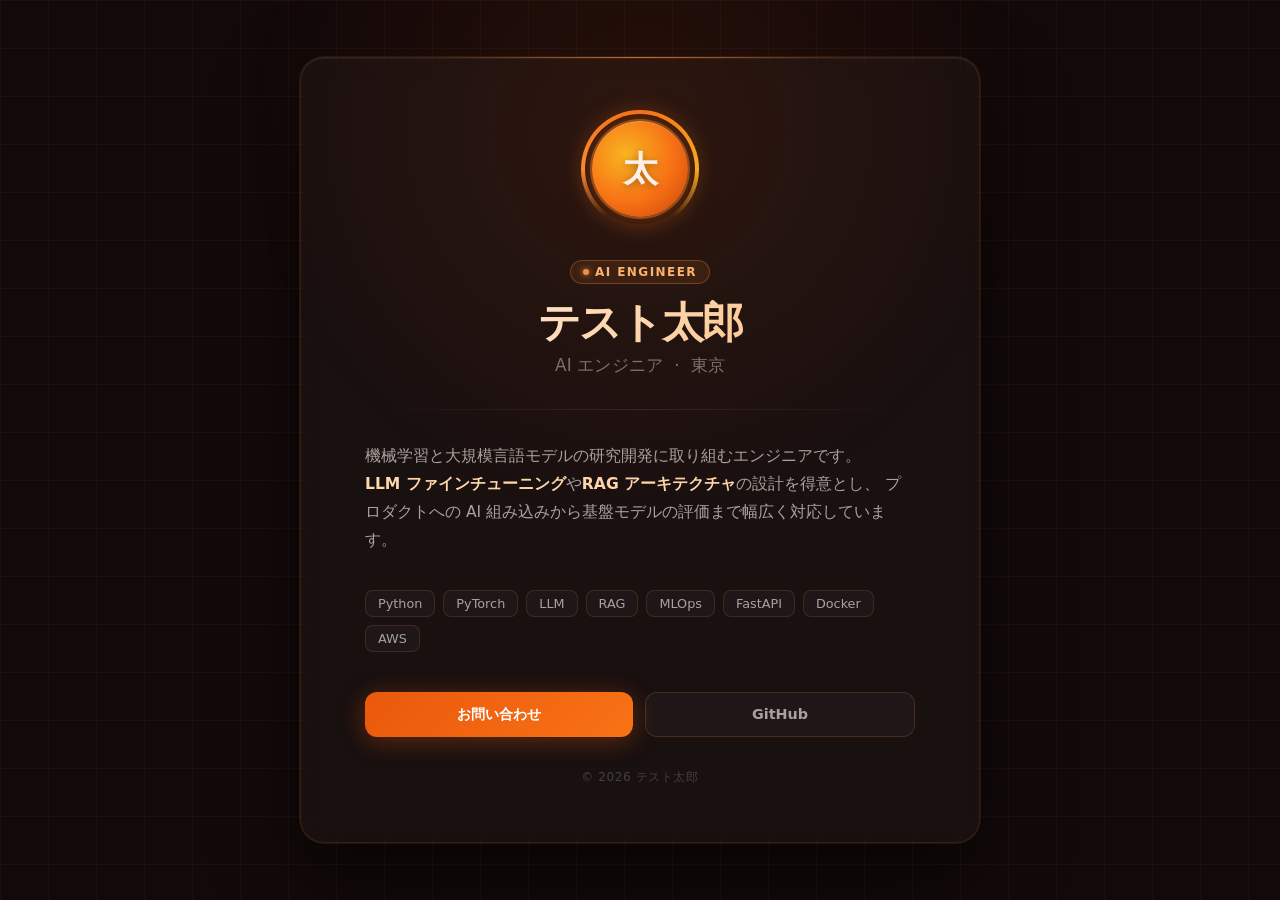
<file: profile.html>
<!DOCTYPE html>
<html lang="ja">
<head>
  <meta charset="UTF-8">
  <meta name="viewport" content="width=device-width, initial-scale=1.0">
  <title>テスト太郎 — AI エンジニア</title>
  <style>
    * {
      margin: 0;
      padding: 0;
      box-sizing: border-box;
    }

    body {
      min-height: 100vh;
      background: #12090a;
      color: #f0e8e0;
      font-family: 'Segoe UI', system-ui, -apple-system, sans-serif;
      display: flex;
      align-items: center;
      justify-content: center;
      overflow-x: hidden;
    }

    /* 背景のグリッド */
    body::before {
      content: '';
      position: fixed;
      inset: 0;
      background-image:
        linear-gradient(rgba(251, 146, 60, 0.05) 1px, transparent 1px),
        linear-gradient(90deg, rgba(251, 146, 60, 0.05) 1px, transparent 1px);
      background-size: 48px 48px;
      pointer-events: none;
    }

    /* グロー効果 */
    body::after {
      content: '';
      position: fixed;
      top: -30%;
      left: 50%;
      transform: translateX(-50%);
      width: 800px;
      height: 800px;
      background: radial-gradient(circle, rgba(234, 88, 12, 0.10) 0%, transparent 70%);
      pointer-events: none;
    }

    .card {
      position: relative;
      background: rgba(255, 240, 220, 0.03);
      border: 1px solid rgba(251, 146, 60, 0.12);
      border-radius: 24px;
      padding: 56px 64px;
      max-width: 680px;
      width: 90%;
      backdrop-filter: blur(12px);
      box-shadow:
        0 0 0 1px rgba(251, 146, 60, 0.1),
        0 32px 80px rgba(0, 0, 0, 0.5),
        inset 0 1px 0 rgba(255, 200, 150, 0.06);
    }

    /* カード上部のグロー */
    .card::before {
      content: '';
      position: absolute;
      top: -1px;
      left: 20%;
      right: 20%;
      height: 1px;
      background: linear-gradient(90deg, transparent, rgba(251, 146, 60, 0.7), transparent);
    }

    .avatar-wrapper {
      display: flex;
      justify-content: center;
      margin-bottom: 36px;
    }

    .avatar-frame {
      position: relative;
      width: 110px;
      height: 110px;
      display: flex;
      align-items: center;
      justify-content: center;
    }

    /* 外側の回転リング */
    .avatar-frame::before {
      content: '';
      position: absolute;
      inset: -4px;
      border-radius: 50%;
      background: conic-gradient(
        from 0deg,
        #f97316 0%,
        #fbbf24 25%,
        transparent 40%,
        transparent 60%,
        #fb923c 75%,
        #f97316 100%
      );
      animation: spin 4s linear infinite;
    }

    /* 内側マスク（リング形状に見せる） */
    .avatar-frame::after {
      content: '';
      position: absolute;
      inset: 0px;
      border-radius: 50%;
      background: #12090a;
    }

    @keyframes spin {
      to { transform: rotate(360deg); }
    }

    .avatar {
      position: relative;
      z-index: 1;
      width: 96px;
      height: 96px;
      border-radius: 50%;
      background: radial-gradient(circle at 35% 35%, #fbbf24, #f97316 55%, #c2410c);
      display: flex;
      align-items: center;
      justify-content: center;
      font-size: 2.2rem;
      font-weight: 800;
      color: #fff;
      text-shadow: 0 2px 8px rgba(0,0,0,0.35);
      box-shadow:
        0 0 0 2px rgba(251, 146, 60, 0.4),
        0 0 28px rgba(249, 115, 22, 0.5),
        inset 0 1px 0 rgba(255,255,255,0.2);
      letter-spacing: -0.02em;
    }

    /* 外側のアンビエントグロー */
    .avatar-glow {
      position: absolute;
      inset: -16px;
      border-radius: 50%;
      background: radial-gradient(circle, rgba(249, 115, 22, 0.18) 0%, transparent 70%);
      animation: glow-pulse 3s ease-in-out infinite;
    }

    @keyframes glow-pulse {
      0%, 100% { opacity: 0.7; transform: scale(1); }
      50% { opacity: 1; transform: scale(1.08); }
    }

    .badge {
      display: inline-flex;
      align-items: center;
      gap: 6px;
      background: rgba(251, 146, 60, 0.1);
      border: 1px solid rgba(251, 146, 60, 0.3);
      color: #fdba74;
      font-size: 0.75rem;
      font-weight: 600;
      letter-spacing: 0.12em;
      text-transform: uppercase;
      padding: 4px 12px;
      border-radius: 999px;
      margin-bottom: 16px;
    }

    .badge::before {
      content: '';
      width: 6px;
      height: 6px;
      background: #fb923c;
      border-radius: 50%;
      box-shadow: 0 0 6px #fb923c;
      animation: pulse 2s infinite;
    }

    @keyframes pulse {
      0%, 100% { opacity: 1; }
      50% { opacity: 0.4; }
    }

    h1 {
      font-size: 2.6rem;
      font-weight: 800;
      letter-spacing: -0.04em;
      line-height: 1.1;
      margin-bottom: 8px;
      background: linear-gradient(135deg, #fff7ed 0%, #fed7aa 60%, #fdba74 100%);
      -webkit-background-clip: text;
      -webkit-text-fill-color: transparent;
      background-clip: text;
    }

    .role {
      font-size: 1.05rem;
      color: #78716c;
      margin-bottom: 32px;
      letter-spacing: 0.01em;
    }

    .divider {
      height: 1px;
      background: linear-gradient(90deg, transparent, rgba(251, 146, 60, 0.15), transparent);
      margin: 32px 0;
    }

    .bio {
      font-size: 0.975rem;
      line-height: 1.8;
      color: #a8a29e;
      margin-bottom: 36px;
    }

    .bio strong {
      color: #fed7aa;
      font-weight: 600;
    }

    .tags {
      display: flex;
      flex-wrap: wrap;
      gap: 8px;
      margin-bottom: 40px;
    }

    .tag {
      background: rgba(255, 255, 255, 0.03);
      border: 1px solid rgba(251, 146, 60, 0.15);
      color: #a8a29e;
      font-size: 0.8rem;
      font-weight: 500;
      padding: 5px 12px;
      border-radius: 8px;
      transition: all 0.2s;
    }

    .tag:hover {
      background: rgba(251, 146, 60, 0.08);
      border-color: rgba(251, 146, 60, 0.35);
      color: #fdba74;
    }

    .actions {
      display: flex;
      gap: 12px;
    }

    .btn {
      flex: 1;
      padding: 13px 24px;
      border-radius: 12px;
      font-size: 0.9rem;
      font-weight: 600;
      text-decoration: none;
      text-align: center;
      cursor: pointer;
      transition: all 0.2s;
      border: none;
    }

    .btn-primary {
      background: linear-gradient(135deg, #ea580c, #f97316);
      color: #fff;
      box-shadow: 0 4px 24px rgba(234, 88, 12, 0.35);
    }

    .btn-primary:hover {
      transform: translateY(-1px);
      box-shadow: 0 8px 32px rgba(234, 88, 12, 0.45);
    }

    .btn-secondary {
      background: rgba(255, 255, 255, 0.03);
      border: 1px solid rgba(251, 146, 60, 0.18);
      color: #a8a29e;
    }

    .btn-secondary:hover {
      background: rgba(251, 146, 60, 0.07);
      color: #fed7aa;
      transform: translateY(-1px);
    }

    .footer {
      margin-top: 32px;
      text-align: center;
      font-size: 0.75rem;
      color: #44403c;
      letter-spacing: 0.05em;
    }
  </style>
</head>
<body>
  <div class="card">
    <div class="avatar-wrapper">
      <div class="avatar-frame">
        <div class="avatar-glow"></div>
        <div class="avatar">太</div>
      </div>
    </div>

    <div style="text-align: center;">
      <div class="badge">AI Engineer</div>
    </div>

    <div style="text-align: center;">
      <h1>テスト太郎</h1>
      <p class="role">AI エンジニア &nbsp;·&nbsp; 東京</p>
    </div>

    <div class="divider"></div>

    <p class="bio">
      機械学習と大規模言語モデルの研究開発に取り組むエンジニアです。<br>
      <strong>LLM ファインチューニング</strong>や<strong>RAG アーキテクチャ</strong>の設計を得意とし、
      プロダクトへの AI 組み込みから基盤モデルの評価まで幅広く対応しています。
    </p>

    <div class="tags">
      <span class="tag">Python</span>
      <span class="tag">PyTorch</span>
      <span class="tag">LLM</span>
      <span class="tag">RAG</span>
      <span class="tag">MLOps</span>
      <span class="tag">FastAPI</span>
      <span class="tag">Docker</span>
      <span class="tag">AWS</span>
    </div>

    <div class="actions">
      <a class="btn btn-primary" href="mailto:taro@example.com">お問い合わせ</a>
      <a class="btn btn-secondary" href="#">GitHub</a>
    </div>

    <p class="footer">© 2026 テスト太郎</p>
  </div>
</body>
</html>
</file>
